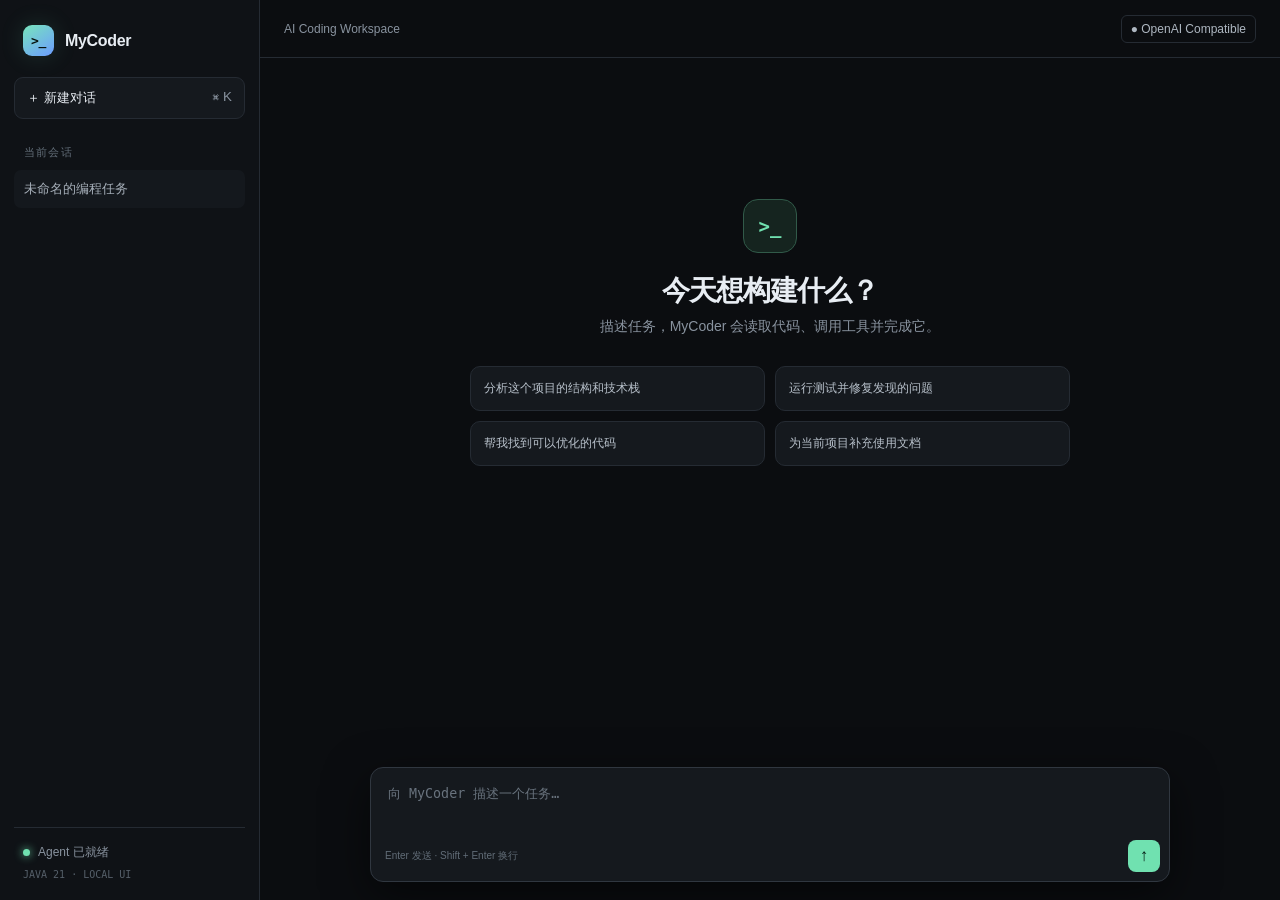
<file: src/main/resources/ui/index.html>
<!doctype html>
<html lang="zh-CN">
<head>
  <meta charset="UTF-8"><meta name="viewport" content="width=device-width,initial-scale=1">
  <title>MyCoder</title>
  <style>
    :root{--bg:#0b0d10;--side:#0f1216;--card:#15191e;--hover:#1b2027;--line:#252b33;--text:#e8edf3;--muted:#89939f;--green:#70e1b0;--blue:#77a7ff;--danger:#ff7e83}*{box-sizing:border-box}body{margin:0;background:var(--bg);color:var(--text);font-family:Inter,"PingFang SC","Microsoft YaHei",sans-serif;height:100vh;overflow:hidden}.app{display:grid;grid-template-columns:260px 1fr;height:100vh}.sidebar{background:var(--side);border-right:1px solid var(--line);padding:18px 14px;display:flex;flex-direction:column}.brand{display:flex;align-items:center;gap:11px;padding:7px 9px 21px;font-weight:750;letter-spacing:-.02em}.logo{width:31px;height:31px;border-radius:9px;display:grid;place-items:center;background:linear-gradient(145deg,#78e5bc,#6c9cff);color:#07120e;font:900 13px monospace;box-shadow:0 0 24px #70e1b025}.new{width:100%;border:1px solid var(--line);background:var(--card);color:var(--text);border-radius:9px;padding:11px 12px;text-align:left;cursor:pointer;transition:.2s}.new:hover{background:var(--hover);border-color:#39424d}.new span{float:right;color:var(--muted)}.label{font-size:11px;color:#626d78;text-transform:uppercase;letter-spacing:.11em;margin:26px 10px 10px}.history{font-size:13px;color:#a6afb9;padding:10px;border-radius:7px;background:#14181d}.side-foot{margin-top:auto;border-top:1px solid var(--line);padding:16px 9px 2px}.status{display:flex;align-items:center;gap:8px;font-size:12px;color:var(--muted)}.online{width:7px;height:7px;border-radius:50%;background:var(--green);box-shadow:0 0 9px var(--green)}.version{font:10px monospace;color:#555f69;margin-top:8px}.main{min-width:0;display:flex;flex-direction:column}.top{height:58px;border-bottom:1px solid var(--line);display:flex;align-items:center;justify-content:space-between;padding:0 24px;color:var(--muted);font-size:12px}.model{border:1px solid var(--line);padding:6px 9px;border-radius:6px;color:#aeb7c1}.chat{flex:1;overflow-y:auto;padding:0 20px;scroll-behavior:smooth}.thread{width:min(800px,100%);margin:auto;padding:42px 0 190px}.welcome{text-align:center;padding:11vh 10px 30px}.welcome .hero-logo{margin:auto;width:54px;height:54px;border-radius:15px;display:grid;place-items:center;background:#15241f;border:1px solid #315a49;color:var(--green);font:800 19px monospace}.welcome h1{font-size:28px;margin:19px 0 8px;letter-spacing:-.04em}.welcome p{color:var(--muted);font-size:14px;margin:0}.suggestions{display:grid;grid-template-columns:1fr 1fr;gap:10px;margin:30px auto 0;max-width:600px}.suggestion{border:1px solid var(--line);background:var(--card);border-radius:10px;color:#b8c1cb;padding:13px;text-align:left;cursor:pointer;font-size:12px}.suggestion:hover{border-color:#3c4854;background:var(--hover)}.message{display:grid;grid-template-columns:32px 1fr;gap:13px;margin:25px 0}.avatar{width:30px;height:30px;border-radius:8px;display:grid;place-items:center;font:700 11px monospace;background:#20262d;color:#bac4cf}.message.assistant .avatar{background:#14251f;color:var(--green);border:1px solid #294c3e}.who{font-size:12px;font-weight:700;margin:2px 0 7px}.content{white-space:pre-wrap;line-height:1.72;font-size:14px;color:#d8dee5;overflow-wrap:anywhere}.tool{margin:10px 0;border:1px solid var(--line);background:#111419;border-radius:8px;overflow:hidden;font:12px ui-monospace,monospace}.tool-head{padding:9px 11px;display:flex;gap:8px;align-items:center;color:#a9b3bd}.tool-head b{color:var(--blue)}.tool-output{display:none;border-top:1px solid var(--line);padding:10px;color:#7f8994;white-space:pre-wrap;max-height:180px;overflow:auto}.tool.done .tool-output{display:block}.tool.error{border-color:#5b3034}.composer-wrap{position:absolute;bottom:0;left:260px;right:0;padding:35px 20px 18px;background:linear-gradient(transparent,var(--bg) 30%)}.composer{width:min(800px,100%);margin:auto;background:#15191e;border:1px solid #303740;border-radius:13px;box-shadow:0 14px 45px #0008;transition:.2s}.composer:focus-within{border-color:#52606e;box-shadow:0 14px 50px #0009,0 0 0 1px #52606e44}textarea{display:block;width:100%;height:66px;max-height:160px;resize:none;border:0;outline:0;background:transparent;color:var(--text);padding:17px 17px 8px;font:14px inherit}textarea::placeholder{color:#69737e}.compose-foot{display:flex;justify-content:space-between;align-items:center;padding:6px 9px 9px 14px;color:#626d78;font-size:10px}.send{width:32px;height:32px;border:0;border-radius:8px;background:var(--green);color:#082017;cursor:pointer;font-size:17px}.send:disabled{background:#30363d;color:#66717c;cursor:not-allowed}.mobile-brand{display:none}.typing:after{content:'▋';color:var(--green);animation:blink .8s infinite}@keyframes blink{50%{opacity:0}}@media(max-width:700px){.app{grid-template-columns:1fr}.sidebar{display:none}.mobile-brand{display:block}.composer-wrap{left:0}.top{padding:0 15px}.thread{padding-top:20px}.suggestions{grid-template-columns:1fr}.welcome{padding-top:7vh}}
  </style>
</head>
<body><div class="app"><aside class="sidebar"><div class="brand"><div class="logo">&gt;_</div>MyCoder</div><button class="new" id="new">＋ 新建对话 <span>⌘ K</span></button><div class="label">当前会话</div><div class="history">未命名的编程任务</div><div class="side-foot"><div class="status"><i class="online"></i>Agent 已就绪</div><div class="version">JAVA 21 · LOCAL UI</div></div></aside><main class="main"><header class="top"><span class="mobile-brand">MyCoder</span><span>AI Coding Workspace</span><span class="model">● OpenAI Compatible</span></header><div class="chat" id="chat"><div class="thread" id="thread"><section class="welcome" id="welcome"><div class="hero-logo">&gt;_</div><h1>今天想构建什么？</h1><p>描述任务，MyCoder 会读取代码、调用工具并完成它。</p><div class="suggestions"><button class="suggestion">分析这个项目的结构和技术栈</button><button class="suggestion">运行测试并修复发现的问题</button><button class="suggestion">帮我找到可以优化的代码</button><button class="suggestion">为当前项目补充使用文档</button></div></section></div></div><div class="composer-wrap"><div class="composer"><textarea id="input" placeholder="向 MyCoder 描述一个任务…"></textarea><div class="compose-foot"><span>Enter 发送 · Shift + Enter 换行</span><button class="send" id="send" title="发送">↑</button></div></div></div></main></div>
<script>
const input=document.querySelector('#input'),send=document.querySelector('#send'),thread=document.querySelector('#thread'),chat=document.querySelector('#chat');let busy=false;
const esc=s=>String(s).replace(/[&<>"']/g,c=>({'&':'&amp;','<':'&lt;','>':'&gt;','"':'&quot;',"'":'&#39;'}[c]));
function scroll(){chat.scrollTop=chat.scrollHeight}function msg(role,text=''){document.querySelector('#welcome')?.remove();let el=document.createElement('div');el.className='message '+role;el.innerHTML=`<div class="avatar">${role==='user'?'YOU':'AI'}</div><div><div class="who">${role==='user'?'你':'MyCoder'}</div><div class="content"></div></div>`;el.querySelector('.content').textContent=text;thread.append(el);scroll();return el.querySelector('.content')}
async function submit(text=input.value.trim()){if(!text||busy)return;busy=true;send.disabled=true;input.value='';input.style.height='66px';msg('user',text);let content=msg('assistant');content.classList.add('typing');try{let res=await fetch('/api/chat',{method:'POST',headers:{'Content-Type':'application/json'},body:JSON.stringify({message:text})});if(!res.ok)throw Error('HTTP '+res.status);let reader=res.body.getReader(),decoder=new TextDecoder(),buf='';while(true){let {done,value}=await reader.read();buf+=decoder.decode(value||new Uint8Array(),{stream:!done});let lines=buf.split('\n');buf=lines.pop();for(let line of lines)if(line.trim())event(JSON.parse(line),content);if(done){if(buf.trim())event(JSON.parse(buf),content);break}}}catch(e){content.textContent+='\n请求失败：'+e.message}finally{content.classList.remove('typing');busy=false;send.disabled=false;input.focus();scroll()}}
function event(e,content){if(e.type==='delta')content.textContent+=e.text;if(e.type==='status'&&!content.textContent)content.dataset.status=e.text;if(e.type==='tool_start'){let t=document.createElement('div');t.className='tool';t.dataset.name=e.name;t.innerHTML=`<div class="tool-head">⌁ 正在执行 <b>${esc(e.name)}</b></div><div class="tool-output"></div>`;content.parentElement.append(t)}if(e.type==='tool_end'){let tools=content.parentElement.querySelectorAll(`.tool[data-name="${CSS.escape(e.name)}"]`),t=tools[tools.length-1];if(t){t.classList.add('done');if(e.error)t.classList.add('error');t.querySelector('.tool-head').innerHTML=`${e.error?'×':'✓'} <b>${esc(e.name)}</b> ${e.error?'执行失败':'执行完成'}`;t.querySelector('.tool-output').textContent=e.output||'（无输出）'}}if(e.type==='error')content.textContent+='\n错误：'+e.message;scroll()}
send.onclick=()=>submit();input.onkeydown=e=>{if(e.key==='Enter'&&!e.shiftKey){e.preventDefault();submit()}};input.oninput=()=>{input.style.height='auto';input.style.height=Math.min(input.scrollHeight,160)+'px'};document.querySelectorAll('.suggestion').forEach(x=>x.onclick=()=>submit(x.textContent));document.querySelector('#new').onclick=async()=>{if(busy)return;await fetch('/api/clear',{method:'POST'});location.reload()};
</script></body></html>
</file>
